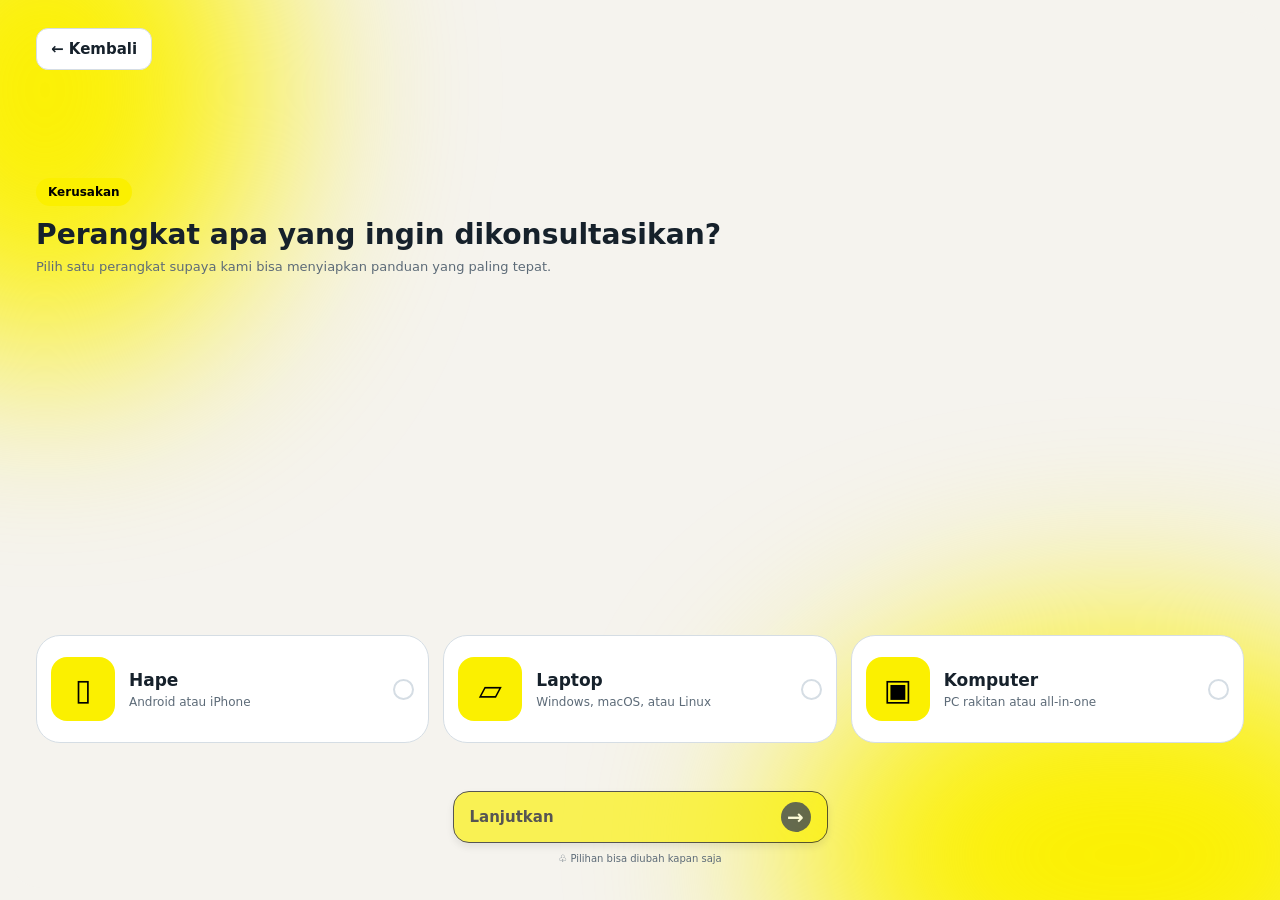
<file: device.html>
<!DOCTYPE html>
<html lang="id">
<head>
  <meta charset="UTF-8">
  <meta name="viewport" content="width=device-width, initial-scale=1.0">
  <title>Pilih Perangkat - KompuDoc</title>
  <link rel="stylesheet" href="css/style.css">
</head>
<body class="device-page">

  <main class="device-screen">
    <div class="blotch blotch-1"></div>
    <div class="blotch blotch-2"></div>
    <header class="device-header">
      <button type="button" class="btn ghost" id="backBtn">
        ← Kembali
      </button>
    </header>

    <section class="device-intro">
      <span class="category-badge" id="categoryBadge">
        Konsultasi
      </span>
      <h1>Perangkat apa yang ingin dikonsultasikan?</h1>
      <p>Pilih satu perangkat supaya kami bisa menyiapkan panduan yang paling tepat.</p>
    </section>

    <section class="device-options" aria-label="Pilih perangkat">
      <button type="button" class="device-option" data-device="phone">
        <span class="device-icon">▯</span>
        <span class="device-info">
          <strong>Hape</strong>
          <small>Android atau iPhone</small>
        </span>
        <span class="radio"></span>
      </button>

      <button type="button" class="device-option" data-device="laptop">
        <span class="device-icon">▱</span>
        <span class="device-info">
          <strong>Laptop</strong>
          <small>Windows, macOS, atau Linux</small>
        </span>
        <span class="radio"></span>
      </button>

      <button type="button" class="device-option" data-device="pc">
        <span class="device-icon">▣</span>
        <span class="device-info">
          <strong>Komputer</strong>
          <small>PC rakitan atau all-in-one</small>
        </span>
        <span class="radio"></span>
      </button>
    </section>

    <footer class="device-footer">
      <button type="button" class="btn continue-btn" id="continueBtn" disabled>
        Lanjutkan <span>→</span>
      </button>
      <small>♧ Pilihan bisa diubah kapan saja</small>
    </footer>
  </main>

  <script src="js/device.js"></script>
</body>
</html>
</file>
<file: css/style.css>
:root {
  --bg: #F5F3EE;
  --blotch: #FBF000;
  --surface: #FFFFFF;
  --fg: #16212B;
  --muted: #5D6B78;
  --line: #D5DDE4;
  --accent: #FBF000;
  --accent-fg: #000000;
  --banner-bg: var(--fg);
  --banner-fg: var(--bg);
  --banner-muted: var(--line);
  --error: #B3261E;
}

/* Mode gelap mengikuti pengaturan perangkat */
@media (prefers-color-scheme: dark) {
  :root:not([data-theme="light"]) {
    --bg: #1c190f; 
    --blotch: #b19001;
    --surface: #2a2617; 
    --fg: #e6edf2; 
    --muted: #b1ae95;
    --line: #433d2a; 
    --accent: #FBF000; 
    --accent-fg: #2b1707; 
    --banner-bg: var(--line);
    --banner-fg: var(--fg);
    --banner-muted: var(--muted);
    --error: #f2877f;
    color-scheme: dark;
  }
}
:root[data-theme="dark"] {
    --bg: #1c190f; 
    --blotch: #b19001;
    --surface: #2a2617; 
    --fg: #e6edf2; 
    --muted: #b1ae95;
    --line: #433d2a; 
    --accent: #FBF000; 
    --accent-fg: #2b1707; 
    --banner-bg: var(--line);
    --banner-fg: var(--fg);
    --banner-muted: var(--muted);
    --error: #f2877f;
    color-scheme: dark;
}

* { box-sizing: border-box; }

html, body { height: 100%; }

body {
  margin: 0;
  padding: 32px 16px;
  background: var(--bg);
  color: var(--fg);
  font-family: system-ui, -apple-system, "Segoe UI", Roboto, sans-serif;
  font-size: 15px;
  display: grid;
  place-items: center;
}

/* body::before {
  content: "";
  position: fixed;
  width: 50vmin;
  height: 50vmin;
  background: var(--accent);
  border-radius: 50%;
  top: -10vmin;
  left: -10vmin;
  filter: blur(75px);
  z-index: -1;
} */

.blotch {
  position: fixed;
  /* width: 50vmin;
  height: 50vmin; */
  background: var(--blotch);
  border-radius: 50%;
  filter: blur(100px);
  z-index: -1;
}

.blotch-1 { width: 50vmin; height: 60vmin; top: -20vmin; left: -20vmin;}
.blotch-2 { width: 75vmin; height: 50vmin; bottom: -20vmin; right: -20vmin;}
/* .blotch-mid { width: 30vmin; height: 40vmin; top: 50%; left: 50%; transform:translate(-50%, -50%); } */

/* ---------- Kartu ---------- */
.card {
  width: 100%;
  max-width: 380px;
  background: var(--surface);
  border: 1px solid var(--line);
  border-radius: 10px;
  padding: 28px 24px;
  display: grid;
  gap: 20px;
}

.brand {text-align: center;}
.brand h1 { margin: 0; font-size: 22px; }
.brand h1 span { color: var(--accent); }
.brand p { margin: 4px 0 0; color: var(--muted); font-size: 13.5px; }

/* ---------- Form ---------- */
form { display: grid; gap: 14px; }

.field { display: grid; gap: 6px; }

label { font-size: 13px; font-weight: 600; }

input {
  font: inherit;
  width: 100%;
  padding: 10px 12px;
  color: var(--fg);
  background: var(--bg);
  border: 1px solid var(--line);
  border-radius: 6px;
}
input:focus { outline: 2px solid var(--accent); border-color: var(--accent); }
input.invalid { border-color: var(--error); }

.err { color: var(--error); font-size: 12.5px; }

.pw-wrap { position: relative; }
.pw-wrap input { padding-right: 64px; }
.pw-toggle {
  position: absolute;
  right: 6px;
  top: 50%;
  transform: translateY(-50%);
  background: none;
  border: 0;
  color: var(--fg);
  font: inherit;
  font-size: 12px;
  font-weight: 600;
  cursor: pointer;
}

/* ---------- Tombol ---------- */
.btn {
  font: inherit;
  font-weight: 600;
  padding: 11px 14px;
  background: var(--accent);
  color: var(--accent-fg);
  border: 0;
  border-radius: 6px;
  cursor: pointer;
}
.btn:hover { filter: brightness(1.08); }
.btn.ghost { background: transparent; color: var(--fg); border: 1px solid var(--line); }

/* ---------- Beranda ---------- */
.home { max-width: 520px; }
.home header { display: flex; justify-content: space-between; align-items: center; gap: 12px; flex-wrap: wrap; }
.home h2 { margin: 0; font-size: 20px; }
.sub { margin: 4px 0 0; color: var(--muted); font-size: 13px; }

.menu { display: grid; grid-template-columns: repeat(auto-fit, minmax(140px, 1fr)); gap: 10px; }
.menu button {
  font: inherit; color: inherit; text-align: left; cursor: pointer; background: transparent;
  border: 1px dashed var(--line); border-radius: 8px; padding: 14px; display: grid; gap: 4px;
}
.menu button:hover, .menu button.active { border-style: solid; border-color: var(--accent); }
.menu strong { font-size: 14px; }
.menu span { font-size: 12.5px; color: var(--muted); }

/* ---------- Panel fitur ---------- */
#panel { display: grid; gap: 14px; }
#panel[hidden] { display: none; }
#panel h3 { margin: 0; font-size: 16px; }
select, textarea {
  font: inherit; width: 100%; padding: 10px 12px; color: var(--fg);
  background: var(--bg); border: 1px solid var(--line); border-radius: 6px;
}
textarea { min-height: 90px; resize: vertical; }
select:focus, textarea:focus { outline: 2px solid var(--accent); border-color: var(--accent); }
select.invalid, textarea.invalid { border-color: var(--error); }
.item { border: 1px solid var(--line); border-radius: 8px; padding: 12px; display: grid; gap: 6px; }
.item p { margin: 0; font-size: 13.5px; white-space: pre-wrap; }
.item a { color: var(--fg); font-size: 12.5px; }
.ok { color: var(--fg); font-weight: 600; }

/* ---------- Halaman pilih perangkat ---------- */

.device-page {
  width: 100%;
  min-height: 100vh;
  margin: 0;
  padding: 12px;
  display: block;
  background: var(--bg);
  color: var(--fg);
}

.device-screen {
  position: relative;
  isolation: isolate;
  width: 100%;
  min-height: calc(100vh - 24px);
  margin: 0;
  padding: 16px 24px 24px;
  border-radius: 28px;
  overflow: hidden;
  display: flex;
  flex-direction: column;
  background: var(--bg);
}

.device-header {
  display: flex;
  align-items: center;
  justify-content: space-between;
  gap: 16px;
}

.device-header .btn {
  background: var(--surface);
  color: var(--fg);
  border: 1px solid var(--line);
  border-radius: 12px;
}

.device-intro {
  margin-top: clamp(64px, 12vh, 140px);
}

.category-badge {
  display: inline-block;
  padding: 7px 12px;
  border-radius: 30px;
  background: var(--accent);
  color: var(--accent-fg);
  font-size: 12px;
  font-weight: 700;
}

.device-intro h1 {
  margin: 12px 0 8px;
  font-size: clamp(22px, 2.2vw, 30px);
}

.device-intro p {
  margin: 0;
  color: var(--muted);
  font-size: 13px;
}

.device-options {
  display: grid;
  grid-template-columns: repeat(3, minmax(0, 1fr));
  gap: 14px;
  margin-top: auto;
  padding-top: 48px;
}

.device-option {
  min-width: 0;
  min-height: 108px;
  padding: 14px;
  display: flex;
  align-items: center;
  gap: 14px;
  text-align: left;
  font: inherit;
  color: var(--fg);
  background: var(--surface);
  border: 1px solid var(--line);
  border-radius: 24px;
  cursor: pointer;
}

.device-option:hover {
  border-color: var(--accent);
}

.device-option.selected {
  background: var(--accent);
  border: 2px solid var(--accent-fg);
  padding: 13px;
  color: var(--accent-fg);
}

.device-icon {
  width: 64px;
  height: 64px;
  flex: 0 0 64px;
  display: grid;
  place-items: center;
  border-radius: 16px;
  background: var(--accent);
  color: var(--accent-fg);
  font-size: 30px;
}

.device-option.selected .device-icon {
  background: transparent;
}

.device-info {
  display: grid;
  gap: 5px;
}

.device-info strong {
  font-size: 17px;
}

.device-info small {
  color: var(--muted);
  font-size: 12px;
}

.device-option.selected .device-info small {
  color: var(--accent-fg);
}

.radio {
  width: 21px;
  height: 21px;
  flex: 0 0 21px;
  margin-left: auto;
  border: 2px solid var(--line);
  border-radius: 50%;
}

.device-option.selected .radio {
  border: 6px solid var(--accent-fg);
  background: var(--surface);
}

.device-footer {
  display: grid;
  justify-items: center;
  gap: 10px;
  padding-top: 48px;
}

.continue-btn {
  width: min(100%, 375px);
  min-height: 50px;
  display: flex;
  align-items: center;
  justify-content: space-between;
  border: 1px solid var(--accent-fg);
  border-radius: 16px;
  padding: 10px 16px;
  box-shadow: 0 4px 8px #00000020;
}

.continue-btn span {
  width: 30px;
  height: 30px;
  display: grid;
  place-items: center;
  color: var(--surface);
  background: var(--fg);
  border-radius: 50%;
  font-size: 20px;
}

.continue-btn:disabled {
  cursor: not-allowed;
  opacity: 0.65;
}

.device-footer > small {
  color: var(--muted);
  font-size: 10px;
}

@media (max-width: 700px) {
  .device-screen {
    min-height: calc(100vh - 16px);
    margin: 8px;
    padding: 16px;
    border-radius: 20px;
  }

  .device-intro {
    margin-top: 64px;
  }

  .device-options {
    grid-template-columns: 1fr;
    gap: 10px;
    padding-top: 32px;
  }

  .device-option {
    min-height: 88px;
    border-radius: 18px;
  }

  .device-icon {
    width: 54px;
    height: 54px;
    flex-basis: 54px;
  }

  .device-footer {
    padding-top: 32px;
  }
}


/* ---------- Dashboard homepage ---------- */

body:has(.dashboard) {
  display: block;
  min-height: 100vh;
  padding: 32px;
}

.dashboard {
  width: 100%;
  max-width: 1440px;
  margin: 0 auto;
  display: grid;
  gap: 32px;
}

/* Header */

.dashboard-header {
  display: flex;
  align-items: center;
  justify-content: space-between;
  gap: 20px;
}

.profile {
  display: flex;
  align-items: center;
  gap: 14px;
}

.avatar {
  width: 54px;
  height: 54px;
  display: grid;
  place-items: center;
  flex-shrink: 0;
  border-radius: 50%;
  background: var(--accent);
  color: var(--accent-fg);
  font-size: 18px;
  font-weight: 800;
}

.welcome-text {
  margin: 0 0 4px;
  color: var(--muted);
  font-size: 14px;
}

.dashboard-header h2 {
  margin: 0;
  font-size: 24px;
}

.header-actions {
  display: flex;
  align-items: center;
  gap: 12px;
}

.icon-button {
  position: relative;
  width: 44px;
  height: 44px;
  border: 1px solid var(--line);
  border-radius: 50%;
  background: var(--surface);
  color: var(--fg);
  font-size: 23px;
  cursor: pointer;
}

.notification-dot {
  position: absolute;
  top: 8px;
  right: 9px;
  width: 8px;
  height: 8px;
  border-radius: 50%;
  background: #e04444;
}

/* Main two-column layout */

.dashboard-content {
  display: grid;
  grid-template-columns: minmax(0, 1.8fr) minmax(280px, 1fr);
  align-items: start;
  gap: 28px;
}

.main-column,
.dashboard-sidebar {
  min-width: 0;
  display: grid;
  gap: 28px;
}

/* Main banner */

.consultation-banner {
  min-height: 230px;
  padding: 32px;
  display: flex;
  align-items: center;
  justify-content: space-between;
  gap: 24px;
  overflow: hidden;
  border-radius: 22px;
  background: var(--banner-bg);
  color: var(--banner-fg);
}

.consultation-banner h2 {
  margin: 0 0 12px;
  color: var(--banner-fg);
  font-size: clamp(24px, 3vw, 36px);
  line-height: 1.2;
}

.consultation-banner p {
  max-width: 400px;
  margin: 0 0 18px;
  color: var(--banner-muted);
  line-height: 1.6;
}

.consultation-banner small {
  color: var(--accent);
  font-size: 12px;
}

.banner-icon {
  width: 100px;
  height: 100px;
  flex-shrink: 0;
  display: grid;
  place-items: center;
  border-radius: 24px;
  background: var(--accent);
  color: var(--accent-fg);
  font-size: 54px;
}

/* Consultation category cards */

.category-section h3,
.recent-section h3 {
  margin: 0;
  font-size: 20px;
}

.category-section h3 {
  margin-bottom: 18px;
}

.category-grid {
  display: grid;
  grid-template-columns: repeat(3, minmax(0, 1fr));
  gap: 16px;
}

.category-card {
  min-height: 190px;
  padding: 22px;
  display: flex;
  flex-direction: column;
  align-items: flex-start;
  gap: 10px;
  text-align: left;
  font: inherit;
  color: var(--fg);
  background: var(--surface);
  border: 1px solid var(--line);
  border-radius: 18px;
  cursor: pointer;
  transition: transform 0.2s, border-color 0.2s;
}

.category-card:hover {
  transform: translateY(-3px);
  border-color: var(--accent);
}

.category-icon {
  width: 48px;
  height: 48px;
  display: grid;
  place-items: center;
  border-radius: 14px;
  background: var(--accent);
  color: var(--accent-fg);
  font-size: 25px;
}

.category-card strong {
  font-size: 16px;
}

.category-card small {
  color: var(--muted);
  font-size: 13px;
  line-height: 1.5;
}

/* Right sidebar */

.dashboard-sidebar {
  padding: 24px;
  border: 1px solid var(--line);
  border-radius: 22px;
  background: var(--surface);
}

.section-heading {
  display: flex;
  align-items: center;
  justify-content: space-between;
  gap: 12px;
  margin-bottom: 18px;
}

.text-button {
  padding: 4px 0;
  border: 0;
  background: transparent;
  color: var(--fg);
  font: inherit;
  font-size: 12px;
  font-weight: 700;
  cursor: pointer;
}

.text-button:hover {
  text-decoration: underline;
}

.recent-card {
  width: 100%;
  padding: 16px 0;
  display: flex;
  align-items: center;
  gap: 12px;
  text-align: left;
  font: inherit;
  color: var(--fg);
  background: transparent;
  border: 0;
  border-top: 1px solid var(--line);
  cursor: pointer;
}

.recent-icon {
  width: 44px;
  height: 44px;
  flex-shrink: 0;
  display: grid;
  place-items: center;
  border-radius: 12px;
  background: var(--bg);
  font-size: 22px;
}

.recent-details {
  min-width: 0;
  flex: 1;
  display: grid;
  gap: 6px;
}

.recent-details strong {
  font-size: 13px;
}

.recent-details small {
  color: var(--muted);
  font-size: 12px;
}

/* Technician shortcut */

.technician-card {
  width: 100%;
  min-height: 140px;
  padding: 22px;
  display: flex;
  align-items: center;
  gap: 14px;
  text-align: left;
  font: inherit;
  color: var(--fg);
  background: var(--accent);
  border: 0;
  border-radius: 18px;
  cursor: pointer;
}

.technician-icon {
  width: 44px;
  height: 44px;
  flex-shrink: 0;
  display: grid;
  place-items: center;
  border-radius: 12px;
  background: var(--accent-fg);
  color: var(--accent);
  font-size: 23px;
}

.technician-card strong {
  flex: 1;
  font-size: 15px;
  line-height: 1.5;
}

.technician-card > span:last-child {
  font-size: 20px;
}

/* Existing feature panel */

.dashboard > #panel {
  width: 100%;
  padding: 24px;
  border: 1px solid var(--line);
  border-radius: 18px;
  background: var(--surface);
}

/* Bottom navigation */

.bottom-nav {
  display: flex;
  justify-content: center;
  gap: 12px;
  padding: 12px;
  border: 1px solid var(--line);
  border-radius: 18px;
  background: var(--surface);
}

.nav-item {
  min-width: 100px;
  padding: 10px 18px;
  display: grid;
  justify-items: center;
  gap: 5px;
  border: 0;
  border-radius: 12px;
  background: transparent;
  color: var(--muted);
  font: inherit;
  cursor: pointer;
}

.nav-item > span {
  font-size: 22px;
}

.nav-item small {
  font-size: 12px;
}

.nav-item.active {
  background: var(--accent);
  color: var(--accent-fg);
  font-weight: 700;
}

/* Responsive layout */

@media (max-width: 900px) {
  body:has(.dashboard) {
    padding: 24px 18px;
  }

  .dashboard-content {
    grid-template-columns: 1fr;
  }

  .dashboard-sidebar {
    grid-template-columns: 1fr 1fr;
    align-items: start;
  }

  .section-heading {
    align-items: flex-start;
  }

  .technician-card {
    min-height: 160px;
  }
}

@media (max-width: 560px) {
  body:has(.dashboard) {
    padding: 18px 12px;
  }

  .dashboard {
    gap: 24px;
  }

  .dashboard-header h2 {
    font-size: 19px;
  }

  .avatar {
    width: 44px;
    height: 44px;
  }

  .header-actions {
    gap: 6px;
  }

  .header-actions .btn {
    padding: 9px;
    font-size: 12px;
  }

  .consultation-banner {
    min-height: auto;
    padding: 22px;
  }

  .banner-icon {
    width: 58px;
    height: 58px;
    border-radius: 16px;
    font-size: 30px;
  }

  .consultation-banner h2 {
    font-size: 24px;
  }

  .consultation-banner p {
    font-size: 13px;
  }

  .category-grid {
    grid-template-columns: 1fr;
  }

  .category-card {
    min-height: 145px;
  }

  .dashboard-sidebar {
    grid-template-columns: 1fr;
    padding: 18px;
  }

  .bottom-nav {
    gap: 2px;
    padding: 6px;
  }

  .nav-item {
    min-width: 0;
    flex: 1;
    padding: 10px 4px;
  }
}
</file>
